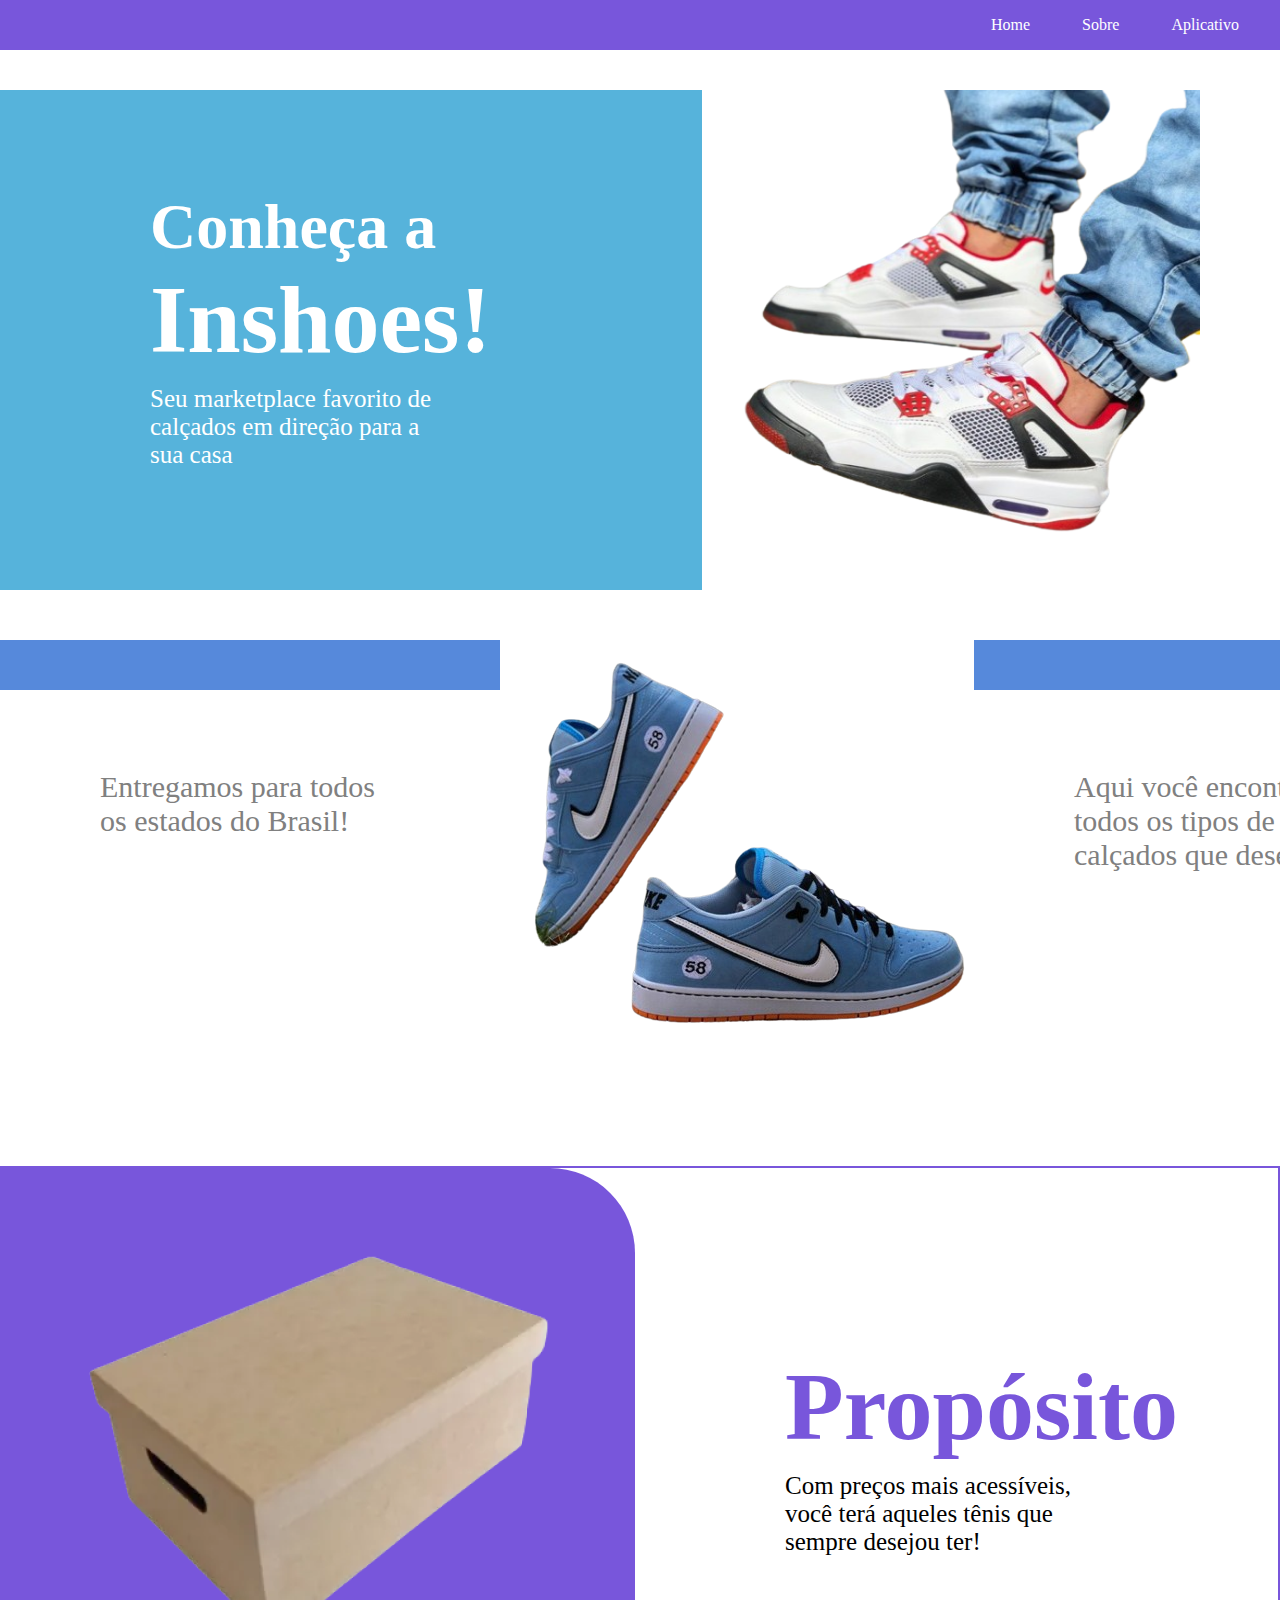
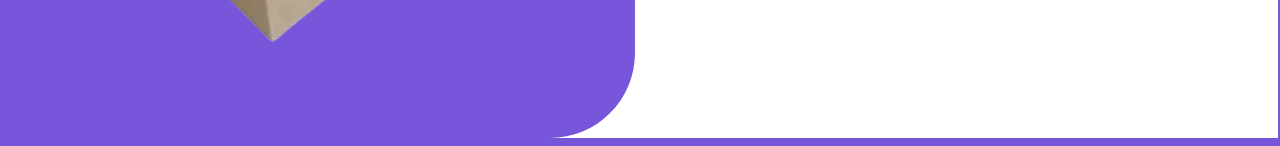
<file: Inshoes/index.html>
<!DOCTYPE html>
<html lang="en">
<head>
    <meta charset="UTF-8">
    <meta name="viewport" content="width=device-width, initial-scale=1.0">
    <title>Document</title>
    <link rel="stylesheet" href="style.css">
</head>
<body>
    <div id="navbar">
        <ul>
            <li>Home</li>
            <li>Sobre</li>
            <li>Aplicativo</li>
        </ul>
    </div>

    <container class="content">
        
        <div id="Inshoes-apresentation">
            <h2 class="text-Apresentation">Conheça a</h2>
            <h1 class="text-Apresentation">Inshoes! </h1>
            <p class="text-Apresentation">Seu marketplace favorito de calçados em direção para a sua casa</p>

        </div>

        <img id="shoes-model" src="Assets/modeloperna2.png" alt="">
    </container>

    
    <container class="content2">
        <div class="shoes-information">
            <div class="infos">
                <div id="div-blue">
                
                </div>
                <p class="information" id="left-information">Entregamos para todos os estados do Brasil!</p>
            </div>
        </div>

        <img id ="blue-nike" src="Assets/tenisazul.png" alt="">
        <div class="shoes-information">
            <div class="infos">
                <div id="div-blue">
                
                </div>
                 <p class="information" id="right-information"> Aqui você encontra todos os tipos de calçados que desejar</p>
            </div>
        </div>
    </container>
    <container class = "content3">
        <div id="div-box"><img src="Assets/caixa.png" alt=""></div>
        <div id="goals-information">
            <h1 id="goal-title">Propósito</h1>
            <p id="goal-text">Com preços mais acessíveis, você terá aqueles tênis que sempre desejou ter!</p>
        </div>
    </container>


</body>
</html>
</file>
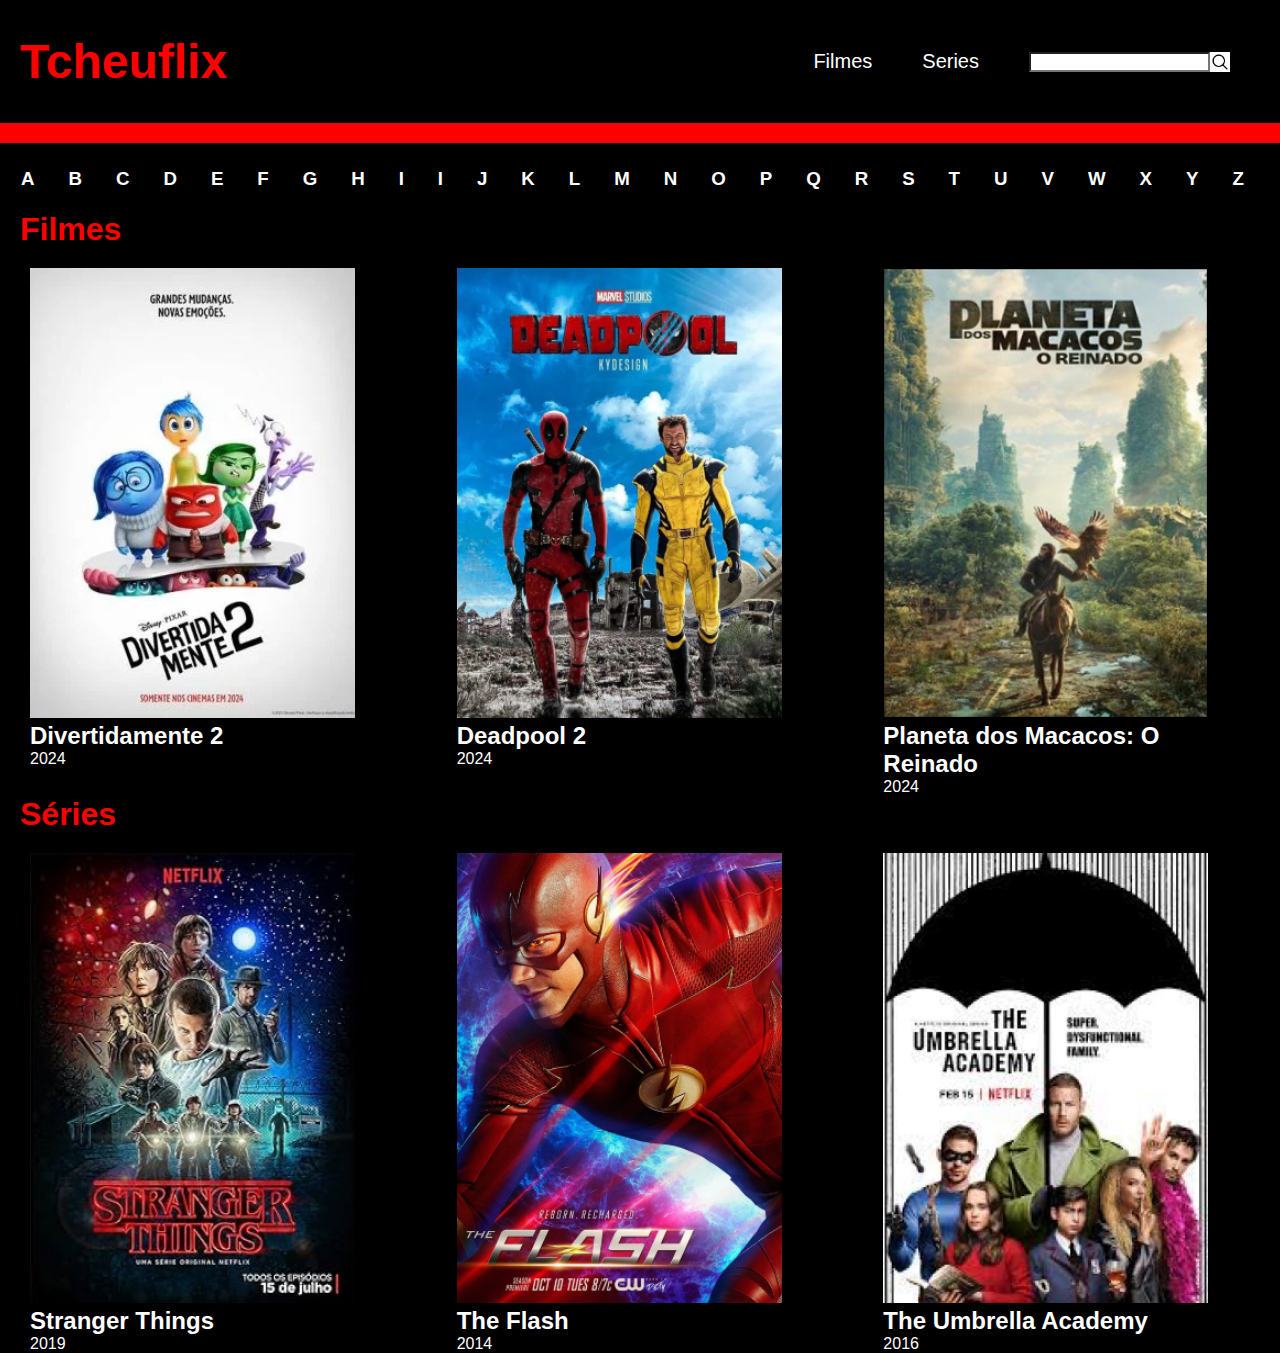
<file: Tcheuflix/index.html>
<!DOCTYPE html>
<html lang="en">
<head>
    <meta charset="UTF-8">
    <meta name="viewport" content="width=device-width, initial-scale=1.0">
    <title>Document</title>
    <link rel="stylesheet" href="style.css">
</head>
<body>
    <div id="navbar">
        <h1 id="Tcheuflix">Tcheuflix</h1>
        <div id="opcoes">
            <p class="opcao-navbar">Filmes</p>
            <p class="opcao-navbar">Series</p>
            <div id="pesquisa-div">
            <input class = "pesquisar" type="text" name="" id="">
            <img id = "icon-pesquisa" src="Assets/lupa.png" alt="">
            
        </div>
        </div>
        
    </div>
    <div id="vermelho"></div>
    <div class="div-letras">
        <h3 class="letras">A</h3>
        <h3 class="letras">B</h3>
        <h3 class="letras">C</h3>
        <h3 class="letras">D</h3>
        <h3 class="letras">E</h3>
        <h3 class="letras">F</h3>
        <h3 class="letras">G</h3>
        <h3 class="letras">H</h3>
        <h3 class="letras">I</h3>
        <h3 class="letras">I</h3>
        <h3 class="letras">J</h3>
        <h3 class="letras">K</h3>
        <h3 class="letras">L</h3>
        <h3 class="letras">M</h3>
        <h3 class="letras">N</h3>
        <h3 class="letras">O</h3>
        <h3 class="letras">P</h3>
        <h3 class="letras">Q</h3>
        <h3 class="letras">R</h3>
        <h3 class="letras">S</h3>
        <h3 class="letras">T</h3>
        <h3 class="letras">U</h3>
        <h3 class="letras">V</h3>
        <h3 class="letras">W</h3>
        <h3 class="letras">X</h3>
        <h3 class="letras">Y</h3>
        <h3 class="letras">Z</h3>
    </div>        
    <h2 class="Divisão-titulo">Filmes</h2>

    <div class="filmes-series">
        <div class="filme-serie">
            <img class="imagem-filme" src="Assets/Divertidamente.png" alt="">
            <h2 class="TituloFilme">Divertidamente 2</h2>
            <p class="Ano-Estreia">2024</p>
        </div>
        <div class="filme-serie">
            <img class="imagem-filme" src="Assets/Deadpool2.png" alt="">
            <h2 class="TituloFilme">Deadpool 2</h2>
            <p class="Ano-Estreia">2024</p>
        </div>
        <div class="filme-serie">
            <img class="imagem-filme" src="Assets/PlanetaDosMacacos.png" alt="">
            <h2 class="TituloFilme">Planeta dos Macacos: O Reinado </h2>
            <p class="Ano-Estreia">2024</p>
        </div>

    </div>
        
    <h2 class="Divisão-titulo">Séries</h2>

    <div class="filmes-series">
        <div class="filme-serie">
            <img class="imagem-filme" src="Assets/StrangerThings.png" alt="">
            <h2 class="TituloFilme">Stranger Things</h2>
            <p class="Ano-Estreia">2019</p>
        </div>
        <div class="filme-serie">
            <img class="imagem-filme" src="Assets/TheFlash.png" alt="">
            <h2 class="TituloFilme">The Flash</h2>
            <p class="Ano-Estreia">2014</p>
        </div>
        <div class="filme-serie">
            <img class="imagem-filme" src="Assets/TheUmbrellaAcademy.png" alt="">
            <h2 class="TituloFilme">The Umbrella Academy</h2>
            <p class="Ano-Estreia">2016</p>
        </div>
    </div>   
        
        
    
</body
</file>
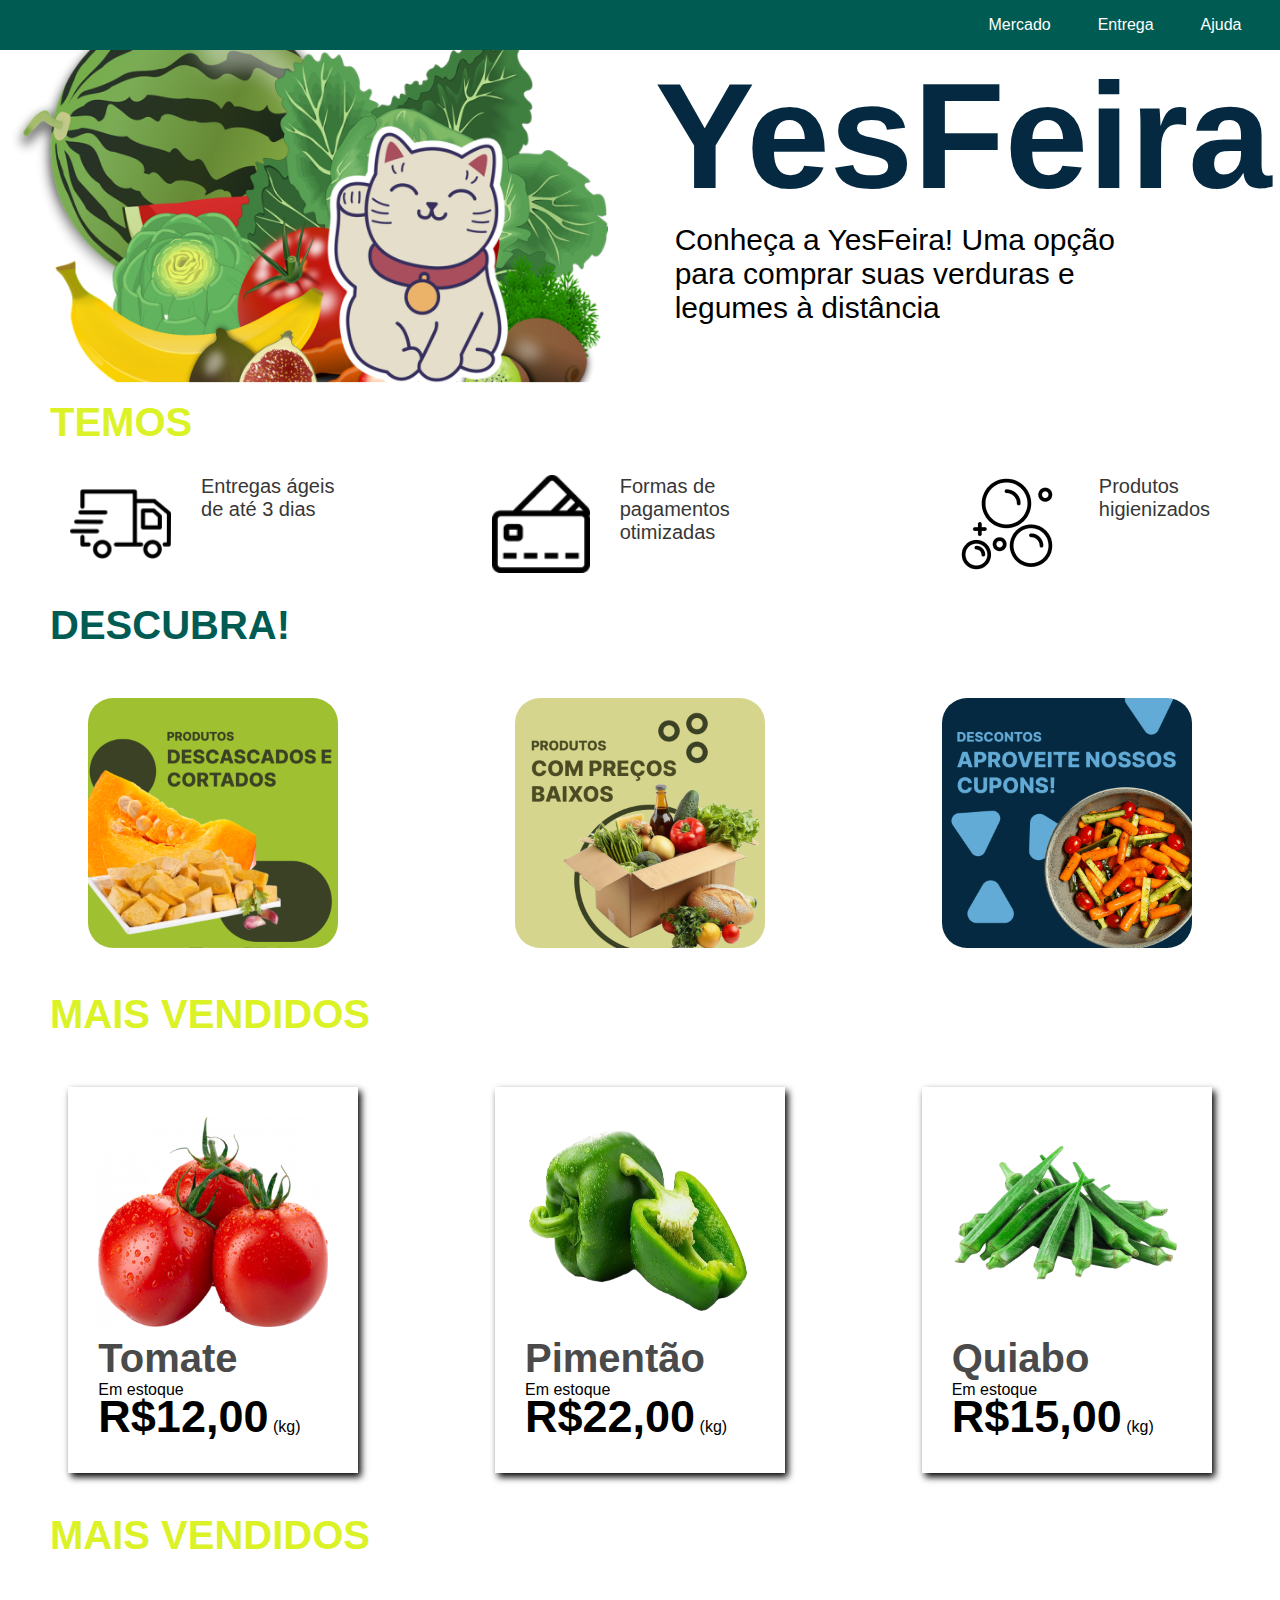
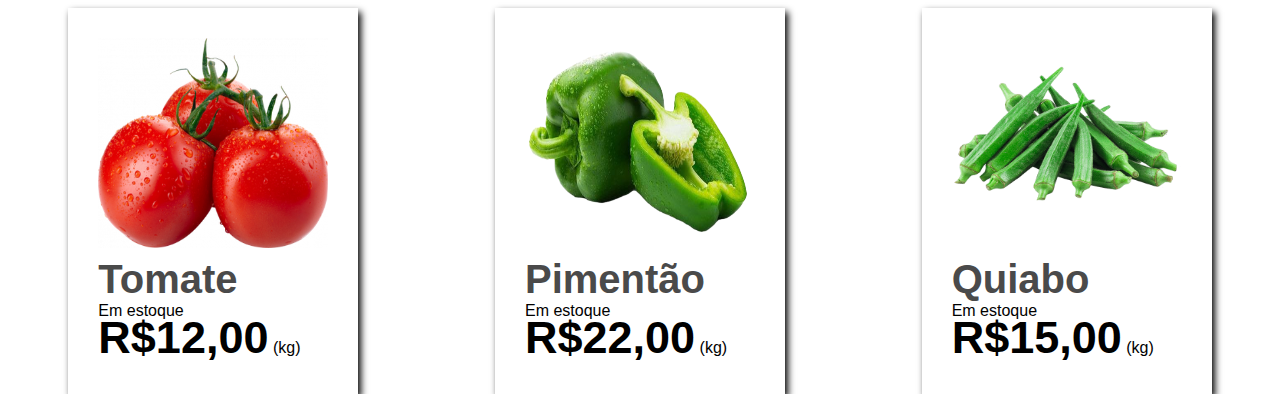
<file: YesFeira/index.html>
<!DOCTYPE html>
<html lang="en">
<head>
    <meta charset="UTF-8">
    <meta name="viewport" content="width=device-width, initial-scale=1.0">
    <title>Document</title>
    <link rel="stylesheet" href="style.css">
</head>
<body>
    <div id="navbar">
        <ul>
            <li>Mercado</li>
            <li>Entrega</li>
            <li>Ajuda</li>
        </ul>
    </div>
    <div id="identidade">
        <img src="Assets/identidade.png" id = "imagem-identidade" alt="">
        <div id="identidade-textos">
            <h1 id="TitleYes">YesFeira</h1>
            <p id="ParagrafoYes">Conheça a YesFeira! Uma opção para comprar suas verduras e legumes à distância </p>
        </div>
    </div>
    <h2 id="SubTitle-temos">TEMOS</h2>
    <div id="diferenciais">
        
        <div class="diferencial">
            <img  class = "icon" src="Assets/caminhao.png" alt="">
            <p class="dif">Entregas ágeis de até 3 dias</p>
        </div>
        <div class="diferencial">
            <img class = "icon" src="Assets/cartao.png" alt="">
            <p class="dif">Formas de pagamentos otimizadas</p>
        </div>
          
        <div class="diferencial">
            <img class = "icon"src="Assets/higiene.png" alt="">
            <p class="dif">Produtos higienizados</p>
        </div>
    </div>
    <h2 id="SubTitle-descubra">DESCUBRA!</h2>

    <div class="descubra">
        <a href=""><img class = "imagens-descubra" src="Assets/CardDESCASCADOS E CORTADOS.png" alt=""></a>
        <a href=""><img class = "imagens-descubra" src="Assets/CardPREÇOSBAIXOS.png" alt=""></a>
        <a href=""><img class = "imagens-descubra"src="Assets/CardCUPONS.png" alt=""></a>
    </div>

    <h2 id="subtitle-mais-vendidos">MAIS VENDIDOS</h2>
    <div class="produtos">
        <div class="card-produto">
            <img class = "imagem-produto" src="Assets/tomate.png" alt="">
            <strong class="nome-produto"><p>Tomate</p></strong>
            <p class="estoque">Em estoque</p>
            <p class="preco">R$12,00</p>
            <p class="unidade">(kg)</p>
        </div>
        <div class="card-produto">
            <img  class = "imagem-produto" src="Assets/pimentao.png" alt="">
            <strong class="nome-produto"><p>Pimentão</p></strong>
            <p class="estoque">Em estoque</p>
            <p class="preco">R$22,00</p>
            <p class="unidade">(kg)</p>
        </div>
        <div class="card-produto">
            <img class = "imagem-produto" src="Assets/quiabo.png" alt="">
            <strong class="nome-produto"><p>Quiabo</p></strong>
            <p class="estoque">Em estoque</p>
            <p class="preco">R$15,00</p>
            <p class="unidade">(kg)</p>
        </div>

    </div>
    <h2 id="subtitle-mais-vendidos">MAIS VENDIDOS</h2>
    <div class="produtos">
        <div class="card-produto">
            <img class = "imagem-produto" src="Assets/tomate.png" alt="">
            <strong class="nome-produto"><p>Tomate</p></strong>
            <p class="estoque">Em estoque</p>
            <p class="preco">R$12,00</p>
            <p class="unidade">(kg)</p>
        </div>
        <div class="card-produto">
            <img  class = "imagem-produto" src="Assets/pimentao.png" alt="">
            <strong class="nome-produto"><p>Pimentão</p></strong>
            <p class="estoque">Em estoque</p>
            <p class="preco">R$22,00</p>
            <p class="unidade">(kg)</p>
        </div>
        <div class="card-produto">
            <img class = "imagem-produto" src="Assets/quiabo.png" alt="">
            <strong class="nome-produto"><p>Quiabo</p></strong>
            <p class="estoque">Em estoque</p>
            <p class="preco">R$15,00</p>
            <p class="unidade">(kg)</p>
        </div>

    </div>

</body>
</html>
</file>
<file: Inshoes/style.css>
*{
    margin: 0px;
    padding: 0px;
    
}

#navbar{
    display: flex;
    background-color: #7856DB;
    justify-content: end;
    align-items: center;
    height: 50px;
}
ul{
    display: flex;
    width: 300px;
    margin-right: 15px;
    flex-direction: row;
    justify-content: space-around;
}
li{
    color: white;
    display: inline-block;
    
}
.content{
    margin-top: 40px;
    display: flex;
    justify-content: space-between;
    height: 500px;
    background-color: rgb(255, 255, 255);
}
#Inshoes-apresentation{
    display: inline-block;
    width: 55%;
    height: 100%;
    
    background-color: #56B3DB;
}

/*#shoes-model{
    margin-right: 80px;
    width: 33%;
    height: 500px;
}*/

#shoes-model{
    margin-right: 80px;
    width: 500px;
    height: 500px;
}

.text-Apresentation{
    margin-left: 150px;
    color: white;
}
h1{
    
    font-size: 6rem;
}
h2{
    margin-top: 100px;
    font-size: 4rem;
}
p{
    margin-top: 10px;
    display: inline-block;
    font-size: 25px;
    width: 300px;
}

#div-blue{
    display: inline-block;
    width: 100%;
    height: 50px;
    background-color:#5689DB ;
}
.information{
    margin-right: 100px;
    margin-left: 100px;
    font-size: 30px;
    margin-top: 80px;
    color: gray;

}
/*#left-information{
    margin-left: 100px;
}
#right-information{
    margin-right: 100px;
    margin-left: 100px;
}*/

.infos{
    display: flex;
    flex-direction: column;
}
.content2{
    margin-top: 50px;
    display: flex;
    flex-direction: row;
    justify-content: space-between;
}
.content3{
    background-color: #ffffff;
    display: flex;
    flex-direction: row;
    align-items: center;
    border-right: 2pt solid #7856DB;
    border-top: 2pt solid #7856DB;
    border-bottom: 6pt solid #7856DB;
   
    
    
}
#goals-information{
    margin-left: 150px;
}
#goal-title{
    color: #7856DB;
}

#div-box{
    margin-left: 0px;
    background-color: #7856DB;
    border-bottom-right-radius: 85px;
    border-top-right-radius: 85px;
}
</file>
<file: Tcheuflix/style.css>
*{
    margin: 0px;
    padding: 0px;
    font-family: 'Segoe UI', Tahoma, Geneva, Verdana, sans-serif;background-color: black;
}
    

p, h1, h2, h3{
    color: white;
}
.pesquisar{
    background-color: white;
}
#pesquisa{
    background-color: white;
}
#navbar{
    display: flex;
    flex-direction: row;
    justify-content: space-between;
    align-items: center;
}
#Tcheuflix{
    margin-left: 20px;
    color: red;
    font-size: 300%;
}
#pesquisa-div{
    background-color: white;
    display: flex;
    flex-direction: row;
    height: 20px;
}
#icon-pesquisa{
    background-color: white;
    width: 20px;
    height: 20px;
}
#pesquisar{
    height: 20px;
}
#opcoes{
    display: flex;
    padding: 50px;
    justify-content: space-around;
    align-items: center;
}
.opcao-navbar{
    margin-right: 50px;
    font-size: 20px;
}
#vermelho{
    display: inline-block;
    width: 100%;
    height: 20px;
    background-color: red;
}
.div-letras{
    display: flex;
    flex-direction: row;
    justify-content: space-between;
    padding: 21px;
}
.letras{
    margin-right: 15px;
}
.Divisão-titulo{
    color: red;
    font-size: 200%;
    margin-left: 20px;
}
.filmes-series{
    margin-top: 20px;
    display: flex;
    justify-content: space-between;
}
.filme-serie{
    margin-left: 30px;
}
.imagem-filme{
    height: 450px;
    width: 325px;
}
.TituloFilme{
    display: inline-block;
    width: 325px;
}
</file>
<file: YesFeira/style.css>
*{
    margin: 0px;
    padding: 0px;
    font-family: 'Segoe UI', Tahoma, Geneva, Verdana, sans-serif;
}
#navbar{
    display: flex;
    background-color: #005C53;
    justify-content: end;
    align-items: center;
    height: 50px;
}
ul{
    display: flex;
    width: 300px;
    margin-right: 15px;
    flex-direction: row;
    justify-content: space-around;
}
li{
    color: white;
    display: inline-block;
    
}
#imagem-identidade{
    width: 600px;
}
#identidade{
    display: flex;
    justify-content: space-around;
}
#TitleYes{
    margin-left: 30px;
    color:#042940 ;
    font-size: 150px;
}
#ParagrafoYes{
    display: inline-block;
    font-size: 30px;
    width: 500px;
    margin-left: 50px;
}
#diferenciais{
    display: flex;
    justify-content: space-between;
}
.diferencial{
    display: flex;
    padding: 30px;
    margin-left: 40px;
    margin-right: 40px;
}
.icon{
    margin-right: 30px;
}
.dif{
    font-size: 20px;
    color: rgb(55, 55, 55);
}
#SubTitle-temos{
    font-size: 40px;
    margin-left: 50px;
    color: #DBF227;
}
#SubTitle-descubra{
    font-size: 40px;
    margin-left: 50px;
    color: #005C53;
}
.imagens-descubra{
    width: 250px;
    border-radius: 25px;
}
.descubra{
    margin-top: 50px;
    display: flex;
    justify-content: space-around;
}
#subtitle-mais-vendidos{
    margin-top: 40px;
    font-size: 40px;
    margin-left: 50px;
    color: #DBF227;
}
.imagem-produto{
    width: 230px;
    height: 210px;
}
.nome-produto{
    font-size: 40px;
    color: rgb(74, 74, 74);
}
.estoque{
    height: 10px;
}
.preco{
    display: inline-block;
    font-weight: bold;
    font-size: 45px;
    
}
.unidade{
    display: inline-block;
    width: 30px;
}
.produtos{
    margin-top: 50px;
    display: flex;
    justify-content: space-around;
}
.card-produto{
    padding: 30px;
    box-shadow: 3px 4px 7px black;
    
}
</file>
